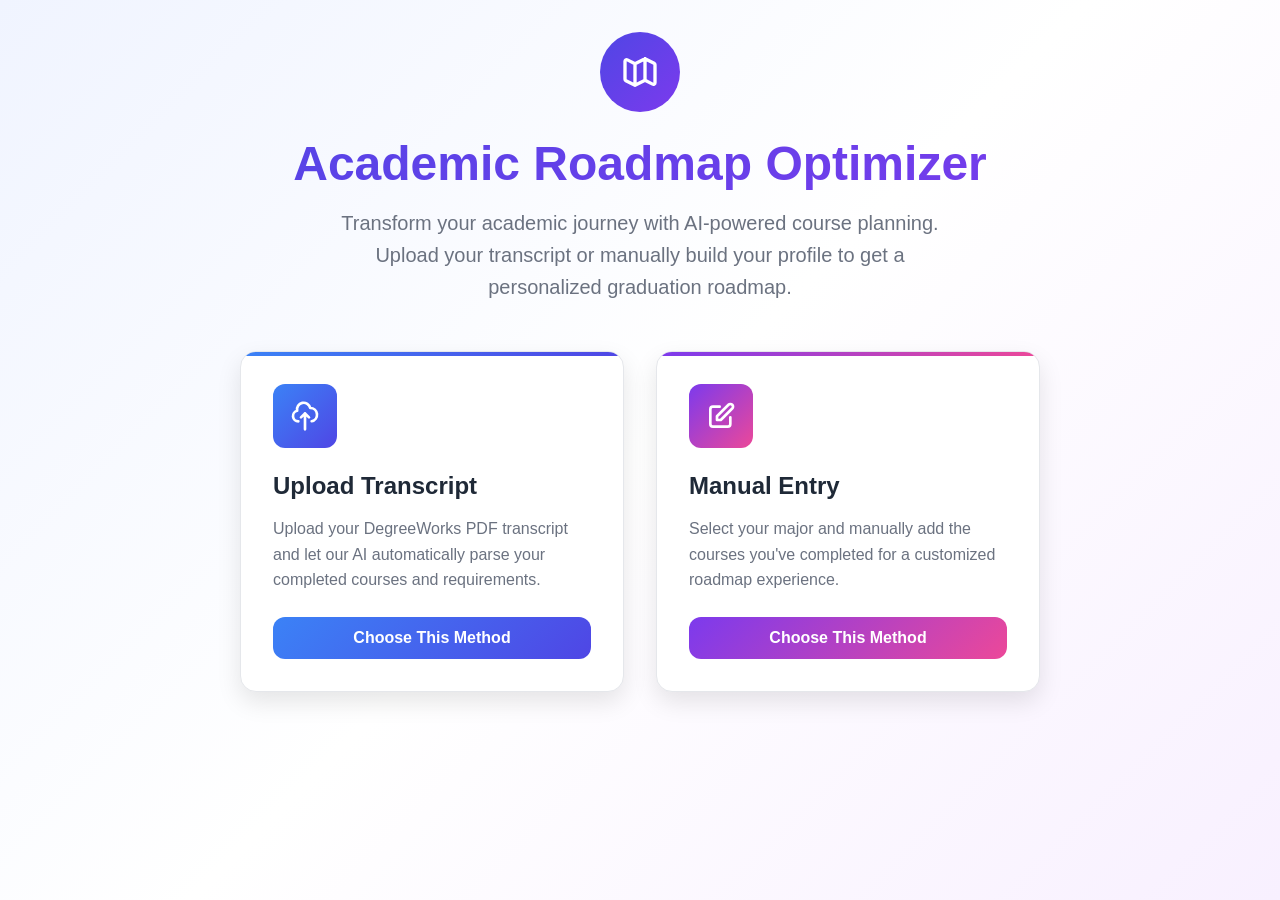
<file: frontend/index.html>
<!DOCTYPE html>
<html lang="en">
<head>
    <meta charset="UTF-8">
    <meta name="viewport" content="width=device-width, initial-scale=1.0">
    <title>Academic Roadmap Optimizer</title>
    <link rel="stylesheet" href="styles.css">
</head>
<body>
    <div class="container">
        
        <!-- Landing Page -->
        <div id="landing-page" class="animate-fade-in">
            <!-- Header -->
            <div class="header">
                <div class="logo animate-pulse">
                    <svg fill="none" stroke="currentColor" viewBox="0 0 24 24">
                        <path stroke-linecap="round" stroke-linejoin="round" stroke-width="2" d="M9 20l-5.447-2.724A1 1 0 013 16.382V5.618a1 1 0 011.447-.894L9 7m0 13l6-3m-6 3V7m6 10l4.553 2.276A1 1 0 0021 18.382V7.618a1 1 0 00-.553-.894L15 4m0 13V4m0 0L9 7"></path>
                    </svg>
                </div>
                <h1 class="main-title">Academic Roadmap Optimizer</h1>
                <p class="subtitle">
                    Transform your academic journey with AI-powered course planning. Upload your transcript or manually build your profile to get a personalized graduation roadmap.
                </p>
            </div>

            <!-- Method Selection Cards -->
            <div class="method-cards">
                <!-- PDF Upload Option -->
                <div class="method-card animate-slide-up">
                    <div class="card-icon blue">
                        <svg fill="none" stroke="currentColor" viewBox="0 0 24 24">
                            <path stroke-linecap="round" stroke-linejoin="round" stroke-width="2" d="M7 16a4 4 0 01-.88-7.903A5 5 0 1115.9 6L16 6a5 5 0 011 9.9M15 13l-3-3m0 0l-3 3m3-3v12"></path>
                        </svg>
                    </div>
                    <h3 class="card-title">Upload Transcript</h3>
                    <p class="card-description">
                        Upload your DegreeWorks PDF transcript and let our AI automatically parse your completed courses and requirements.
                    </p>
                    <button onclick="showPdfUpload()" class="btn btn-primary">
                        Choose This Method
                    </button>
                </div>

                <!-- Manual Entry Option -->
                <div class="method-card purple animate-slide-up" style="animation-delay: 0.2s">
                    <div class="card-icon purple">
                        <svg fill="none" stroke="currentColor" viewBox="0 0 24 24">
                            <path stroke-linecap="round" stroke-linejoin="round" stroke-width="2" d="M11 5H6a2 2 0 00-2 2v11a2 2 0 002 2h11a2 2 0 002-2v-5m-1.414-9.414a2 2 0 112.828 2.828L11.828 15H9v-2.828l8.586-8.586z"></path>
                        </svg>
                    </div>
                    <h3 class="card-title">Manual Entry</h3>
                    <p class="card-description">
                        Select your major and manually add the courses you've completed for a customized roadmap experience.
                    </p>
                    <button onclick="showManualEntry()" class="btn btn-secondary">
                        Choose This Method
                    </button>
                </div>
            </div>
        </div>

        <!-- PDF Upload Section -->
        <div id="pdf-upload-section" class="hidden animate-fade-in">
            <!-- Back Button -->
            <a href="#" onclick="showLanding()" class="back-btn">
                <svg fill="none" stroke="currentColor" viewBox="0 0 24 24">
                    <path stroke-linecap="round" stroke-linejoin="round" stroke-width="2" d="M15 19l-7-7 7-7"></path>
                </svg>
                Back to Options
            </a>

            <!-- Upload Card -->
            <div class="content-card">
                <h2 class="section-title">Upload Your Transcript</h2>
                <p class="section-subtitle">Upload your DegreeWorks PDF transcript for automatic parsing</p>

                <!-- Drag & Drop Area -->
                <div id="drop-zone" class="upload-zone" onclick="document.getElementById('pdf-file').click()">
                    <svg fill="none" stroke="currentColor" viewBox="0 0 24 24">
                        <path stroke-linecap="round" stroke-linejoin="round" stroke-width="2" d="M7 16a4 4 0 01-.88-7.903A5 5 0 1115.9 6L16 6a5 5 0 011 9.9M15 13l-3-3m0 0l-3 3m3-3v12"></path>
                    </svg>
                    <p class="upload-text">Drop your PDF here</p>
                    <p class="upload-subtext">or click to browse</p>
                    <input type="file" id="pdf-file" accept=".pdf" style="display: none;">
                    <button type="button" class="btn btn-primary" style="max-width: 200px; margin: 0 auto;">
                        Choose File
                    </button>
                </div>

                <div id="file-info" class="file-info hidden">
                    <svg fill="none" stroke="currentColor" viewBox="0 0 24 24">
                        <path stroke-linecap="round" stroke-linejoin="round" stroke-width="2" d="M9 12l2 2 4-4m6 2a9 9 0 11-18 0 9 9 0 0118 0z"></path>
                    </svg>
                    <span id="file-name" class="file-name"></span>
                </div>

                <button id="upload-btn" onclick="processPdf()" disabled class="btn btn-disabled" style="margin-top: 1.5rem;">
                    Upload & Process Transcript
                </button>
            </div>
        </div>

        <!-- Manual Entry Section -->
        <div id="manual-entry-section" class="hidden animate-fade-in">
            <!-- Back Button -->
            <a href="#" onclick="showLanding()" class="back-btn">
                <svg fill="none" stroke="currentColor" viewBox="0 0 24 24">
                    <path stroke-linecap="round" stroke-linejoin="round" stroke-width="2" d="M15 19l-7-7 7-7"></path>
                </svg>
                Back to Options
            </a>

            <div class="content-card wide">
                <h2 class="section-title">Build Your Academic Profile</h2>
                <p class="section-subtitle">Select your major and add completed courses</p>

                <!-- Major Selection -->
                <div class="form-group">
                    <label class="form-label">Select Your Major</label>
                    <select id="major-select" class="form-select">
                        <option value="">Choose your major...</option>
                        <optgroup label="College of Computing">
                            <option value="Computer Science">Computer Science</option>
                            <option value="Computational Media">Computational Media</option>
                            <option value="Computer Engineering">Computer Engineering</option>
                        </optgroup>
                        <optgroup label="College of Engineering">
                            <option value="Aerospace Engineering">Aerospace Engineering</option>
                            <option value="Biomedical Engineering">Biomedical Engineering</option>
                            <option value="Chemical and Biomolecular Engineering">Chemical and Biomolecular Engineering</option>
                            <option value="Civil Engineering">Civil Engineering</option>
                            <option value="Electrical Engineering">Electrical Engineering</option>
                            <option value="Environmental Engineering">Environmental Engineering</option>
                            <option value="Industrial Engineering">Industrial Engineering</option>
                            <option value="Materials Science and Engineering">Materials Science and Engineering</option>
                            <option value="Mechanical Engineering">Mechanical Engineering</option>
                            <option value="Nuclear and Radiological Engineering">Nuclear and Radiological Engineering</option>
                        </optgroup>
                        <optgroup label="College of Sciences">
                            <option value="Applied Mathematics">Applied Mathematics</option>
                            <option value="Biology">Biology</option>
                            <option value="Chemistry">Chemistry</option>
                            <option value="Earth and Atmospheric Sciences">Earth and Atmospheric Sciences</option>
                            <option value="Mathematics">Mathematics</option>
                            <option value="Physics">Physics</option>
                            <option value="Psychology">Psychology</option>
                        </optgroup>
                        <optgroup label="Scheller College of Business">
                            <option value="Business Administration">Business Administration</option>
                        </optgroup>
                        <optgroup label="Ivan Allen College of Liberal Arts">
                            <option value="Applied Languages and Intercultural Studies">Applied Languages and Intercultural Studies</option>
                            <option value="Economics">Economics</option>
                            <option value="History, Technology, and Society">History, Technology, and Society</option>
                            <option value="International Affairs">International Affairs</option>
                            <option value="Literature, Media, and Communication">Literature, Media, and Communication</option>
                            <option value="Public Policy">Public Policy</option>
                        </optgroup>
                        <optgroup label="College of Design">
                            <option value="Architecture">Architecture</option>
                            <option value="Industrial Design">Industrial Design</option>
                        </optgroup>
                    </select>
                </div>

                <!-- Course Selection -->
                <div id="course-selection" class="hidden">
                    <label class="form-label">Completed Courses</label>
                    <div class="course-grid">
                        <!-- Course checkboxes will be populated here -->
                    </div>
                    <div class="selected-count">
                        Selected: <span id="selected-count">0</span> courses
                    </div>
                </div>

                <button id="process-manual-btn" onclick="processManualEntry()" disabled class="btn btn-disabled">
                    Generate Roadmap
                </button>
            </div>
        </div>

        <!-- Loading Section -->
        <div id="loading-section" class="hidden">
            <div class="loading-container">
                <div class="loading-spinner">
                    <div class="spinner-ring"></div>
                    <div class="spinner-inner"></div>
                </div>
                <h3 class="loading-title">Optimizing Your Roadmap</h3>
                <p class="loading-text">Analyzing your academic history and generating the perfect graduation path...</p>
            </div>
        </div>

        <!-- Roadmap Results -->
        <div id="roadmap-section" class="hidden animate-fade-in">
            <!-- Header -->
            <div class="roadmap-header">
                <h2 class="roadmap-title">Your Optimized Roadmap</h2>
                <p class="roadmap-subtitle">Here's your personalized path to graduation</p>
                <a href="#" onclick="showLanding()" class="new-roadmap-btn">
                    ← Create New Roadmap
                </a>
            </div>

            <!-- Roadmap Timeline -->
            <div id="roadmap-timeline" class="timeline">
                <!-- Timeline items will be populated here -->
            </div>

            <!-- Summary Card -->
            <div class="summary-card">
                <h3 class="summary-title">Graduation Summary</h3>
                <div class="summary-stats">
                    <div class="stat-item">
                        <div class="stat-number" id="total-terms">-</div>
                        <div class="stat-label">Terms Remaining</div>
                    </div>
                    <div class="stat-item">
                        <div class="stat-number" id="total-credits">-</div>
                        <div class="stat-label">Credits Remaining</div>
                    </div>
                    <div class="stat-item">
                        <div class="stat-number" id="graduation-date">-</div>
                        <div class="stat-label">Expected Graduation</div>
                    </div>
                </div>
            </div>
        </div>
    </div>

    <script src="script.js"></script>
</body>
</html>
</file>
<file: frontend/styles.css>
* {
    margin: 0;
    padding: 0;
    box-sizing: border-box;
}

body {
    font-family: -apple-system, BlinkMacSystemFont, 'Segoe UI', Roboto, Oxygen, Ubuntu, Cantarell, sans-serif;
    background: linear-gradient(135deg, #f0f4ff 0%, #ffffff 50%, #f8f0ff 100%);
    min-height: 100vh;
    color: #333;
}

.container {
    max-width: 1200px;
    margin: 0 auto;
    padding: 2rem 1rem;
}

.hidden {
    display: none !important;
}

/* Animations */
@keyframes fadeIn {
    from { opacity: 0; }
    to { opacity: 1; }
}

@keyframes slideUp {
    from { 
        transform: translateY(20px);
        opacity: 0;
    }
    to { 
        transform: translateY(0);
        opacity: 1;
    }
}

@keyframes pulse {
    0%, 100% { opacity: 1; }
    50% { opacity: 0.5; }
}

@keyframes spin {
    from { transform: rotate(0deg); }
    to { transform: rotate(360deg); }
}

.animate-fade-in {
    animation: fadeIn 0.5s ease-in-out;
}

.animate-slide-up {
    animation: slideUp 0.6s ease-out;
}

.animate-pulse {
    animation: pulse 3s infinite;
}

.animate-spin {
    animation: spin 1s linear infinite;
}

/* Header */
.header {
    text-align: center;
    margin-bottom: 3rem;
}

.logo {
    width: 80px;
    height: 80px;
    background: linear-gradient(135deg, #4f46e5, #7c3aed);
    border-radius: 50%;
    display: inline-flex;
    align-items: center;
    justify-content: center;
    margin-bottom: 1.5rem;
}

.logo svg {
    width: 40px;
    height: 40px;
    color: white;
}

.main-title {
    font-size: 3rem;
    font-weight: bold;
    background: linear-gradient(135deg, #4f46e5, #7c3aed);
    -webkit-background-clip: text;
    -webkit-text-fill-color: transparent;
    background-clip: text;
    margin-bottom: 1rem;
}

.subtitle {
    font-size: 1.25rem;
    color: #6b7280;
    max-width: 600px;
    margin: 0 auto;
    line-height: 1.6;
}

/* Method Cards */
.method-cards {
    display: grid;
    grid-template-columns: repeat(auto-fit, minmax(350px, 1fr));
    gap: 2rem;
    max-width: 800px;
    margin: 0 auto;
}

.method-card {
    background: white;
    border-radius: 1rem;
    box-shadow: 0 10px 25px rgba(0, 0, 0, 0.1);
    padding: 2rem;
    border: 1px solid #e5e7eb;
    transition: all 0.3s ease;
    overflow: hidden;
    position: relative;
}

.method-card:hover {
    transform: translateY(-8px);
    box-shadow: 0 20px 40px rgba(0, 0, 0, 0.15);
}

.method-card::before {
    content: '';
    position: absolute;
    top: 0;
    left: 0;
    right: 0;
    height: 4px;
    background: linear-gradient(90deg, #3b82f6, #4f46e5);
}

.method-card.purple::before {
    background: linear-gradient(90deg, #7c3aed, #ec4899);
}

.card-icon {
    width: 64px;
    height: 64px;
    border-radius: 12px;
    display: flex;
    align-items: center;
    justify-content: center;
    margin-bottom: 1.5rem;
    transition: transform 0.3s ease;
}

.method-card:hover .card-icon {
    transform: scale(1.1);
}

.card-icon.blue {
    background: linear-gradient(135deg, #3b82f6, #4f46e5);
}

.card-icon.purple {
    background: linear-gradient(135deg, #7c3aed, #ec4899);
}

.card-icon svg {
    width: 32px;
    height: 32px;
    color: white;
}

.card-title {
    font-size: 1.5rem;
    font-weight: bold;
    color: #1f2937;
    margin-bottom: 1rem;
}

.card-description {
    color: #6b7280;
    margin-bottom: 1.5rem;
    line-height: 1.6;
}

.btn {
    display: inline-block;
    width: 100%;
    padding: 0.75rem 1.5rem;
    border: none;
    border-radius: 12px;
    font-weight: 600;
    text-align: center;
    cursor: pointer;
    transition: all 0.3s ease;
    font-size: 1rem;
    text-decoration: none;
}

.btn-primary {
    background: linear-gradient(135deg, #3b82f6, #4f46e5);
    color: white;
}

.btn-primary:hover {
    background: linear-gradient(135deg, #2563eb, #4338ca);
    transform: scale(1.02);
}

.btn-secondary {
    background: linear-gradient(135deg, #7c3aed, #ec4899);
    color: white;
}

.btn-secondary:hover {
    background: linear-gradient(135deg, #6d28d9, #db2777);
    transform: scale(1.02);
}

.btn-disabled {
    background: #d1d5db;
    color: #9ca3af;
    cursor: not-allowed;
}

/* Back Button */
.back-btn {
    display: flex;
    align-items: center;
    color: #4f46e5;
    text-decoration: none;
    margin-bottom: 2rem;
    font-weight: 500;
    transition: color 0.3s ease;
}

.back-btn:hover {
    color: #3730a3;
}

.back-btn svg {
    width: 20px;
    height: 20px;
    margin-right: 0.5rem;
}

/* Content Cards */
.content-card {
    background: white;
    border-radius: 1rem;
    box-shadow: 0 10px 25px rgba(0, 0, 0, 0.1);
    padding: 2rem;
    border: 1px solid #e5e7eb;
    max-width: 600px;
    margin: 0 auto;
}

.content-card.wide {
    max-width: 800px;
}

.section-title {
    font-size: 2rem;
    font-weight: bold;
    color: #1f2937;
    margin-bottom: 1rem;
    text-align: center;
}

.section-subtitle {
    color: #6b7280;
    text-align: center;
    margin-bottom: 2rem;
}

/* Upload Zone */
.upload-zone {
    border: 3px dashed #a5b4fc;
    border-radius: 12px;
    padding: 3rem;
    text-align: center;
    background: #f8faff;
    cursor: pointer;
    transition: all 0.3s ease;
}

.upload-zone:hover {
    border-color: #6366f1;
    background: #f0f4ff;
}

.upload-zone svg {
    width: 64px;
    height: 64px;
    color: #a5b4fc;
    margin: 0 auto 1rem;
}

.upload-text {
    font-size: 1.25rem;
    font-weight: 600;
    color: #374151;
    margin-bottom: 0.5rem;
}

.upload-subtext {
    color: #6b7280;
    margin-bottom: 1rem;
}

/* File Info */
.file-info {
    margin-top: 1.5rem;
    padding: 1rem;
    background: #ecfdf5;
    border: 1px solid #a7f3d0;
    border-radius: 8px;
    display: flex;
    align-items: center;
}

.file-info svg {
    width: 20px;
    height: 20px;
    color: #059669;
    margin-right: 0.5rem;
}

.file-name {
    color: #047857;
    font-weight: 500;
}

/* Form Elements */
.form-group {
    margin-bottom: 2rem;
}

.form-label {
    display: block;
    font-size: 1.125rem;
    font-weight: 600;
    color: #374151;
    margin-bottom: 0.75rem;
}

.form-select {
    width: 100%;
    padding: 1rem;
    border: 1px solid #d1d5db;
    border-radius: 12px;
    font-size: 1rem;
    background: white;
    transition: border-color 0.3s ease;
}

.form-select:focus {
    outline: none;
    border-color: #4f46e5;
    box-shadow: 0 0 0 3px rgba(79, 70, 229, 0.1);
}

/* Course Selection */
.course-grid {
    display: grid;
    grid-template-columns: repeat(auto-fit, minmax(300px, 1fr));
    gap: 1rem;
    max-height: 300px;
    overflow-y: auto;
    padding: 1rem;
    border: 1px solid #e5e7eb;
    border-radius: 12px;
    margin-bottom: 1rem;
}

.course-item {
    display: flex;
    align-items: center;
    padding: 0.75rem;
    border-radius: 8px;
    transition: background-color 0.3s ease;
}

.course-item:hover {
    background: #f9fafb;
}

.course-checkbox {
    margin-right: 0.75rem;
    accent-color: #4f46e5;
}

.course-label {
    color: #374151;
    cursor: pointer;
    flex: 1;
}

.selected-count {
    font-size: 0.875rem;
    color: #6b7280;
    margin-bottom: 1.5rem;
}

/* Loading */
.loading-container {
    text-align: center;
    max-width: 400px;
    margin: 0 auto;
}

.loading-spinner {
    position: relative;
    width: 96px;
    height: 96px;
    margin: 0 auto 2rem;
}

.spinner-ring {
    width: 96px;
    height: 96px;
    border: 8px solid #e5e7eb;
    border-top: 8px solid #4f46e5;
    border-radius: 50%;
    animation: spin 1s linear infinite;
}

.spinner-inner {
    position: absolute;
    top: 50%;
    left: 50%;
    transform: translate(-50%, -50%);
    width: 48px;
    height: 48px;
    background: #4f46e5;
    border-radius: 50%;
    animation: pulse 2s infinite;
}

.loading-title {
    font-size: 1.5rem;
    font-weight: bold;
    color: #1f2937;
    margin-bottom: 1rem;
}

.loading-text {
    color: #6b7280;
}

/* Roadmap */
.roadmap-header {
    text-align: center;
    margin-bottom: 2rem;
}

.roadmap-title {
    font-size: 2.5rem;
    font-weight: bold;
    color: #1f2937;
    margin-bottom: 1rem;
}

.roadmap-subtitle {
    font-size: 1.25rem;
    color: #6b7280;
    margin-bottom: 1rem;
}

.new-roadmap-btn {
    color: #4f46e5;
    text-decoration: none;
    font-weight: 500;
    transition: color 0.3s ease;
}

.new-roadmap-btn:hover {
    color: #3730a3;
}

/* Timeline */
.timeline {
    max-width: 1000px;
    margin: 0 auto 3rem;
}

.timeline-item {
    background: white;
    border-radius: 1rem;
    box-shadow: 0 4px 15px rgba(0, 0, 0, 0.1);
    padding: 1.5rem;
    border: 1px solid #e5e7eb;
    margin-bottom: 2rem;
}

.timeline-header {
    display: flex;
    align-items: center;
    margin-bottom: 1.5rem;
}

.timeline-number {
    width: 48px;
    height: 48px;
    background: linear-gradient(135deg, #4f46e5, #7c3aed);
    border-radius: 50%;
    display: flex;
    align-items: center;
    justify-content: center;
    color: white;
    font-weight: bold;
    font-size: 1.125rem;
    margin-right: 1rem;
}

.timeline-info h3 {
    font-size: 1.25rem;
    font-weight: bold;
    color: #1f2937;
    margin-bottom: 0.25rem;
}

.timeline-info p {
    color: #6b7280;
}

.course-grid-timeline {
    display: grid;
    grid-template-columns: repeat(auto-fit, minmax(250px, 1fr));
    gap: 0.75rem;
}

.course-card {
    background: #f9fafb;
    border: 1px solid #e5e7eb;
    border-radius: 8px;
    padding: 0.75rem;
}

.course-code {
    font-weight: 500;
    color: #1f2937;
    margin-bottom: 0.25rem;
}

.course-name {
    font-size: 0.875rem;
    color: #6b7280;
    margin-bottom: 0.25rem;
}

.course-credits {
    font-size: 0.75rem;
    color: #4f46e5;
    font-weight: 500;
}

.course-gpa {
    font-size: 0.75rem;
    color: #059669;
    font-weight: 500;
    margin-top: 0.25rem;
}

/* Summary */
.summary-card {
    background: linear-gradient(135deg, #ecfdf5, #d1fae5);
    border: 1px solid #a7f3d0;
    border-radius: 1rem;
    padding: 2rem;
    text-align: center;
}

.summary-title {
    font-size: 1.5rem;
    font-weight: bold;
    color: #047857;
    margin-bottom: 1.5rem;
}

.summary-stats {
    display: grid;
    grid-template-columns: repeat(auto-fit, minmax(150px, 1fr));
    gap: 1.5rem;
}

.stat-item {
    text-align: center;
}

.stat-number {
    font-size: 2rem;
    font-weight: bold;
    color: #059669;
    margin-bottom: 0.5rem;
}

.stat-label {
    color: #047857;
    font-weight: 500;
}

/* Responsive */
@media (max-width: 768px) {
    .container {
        padding: 1rem;
    }

    .main-title {
        font-size: 2rem;
    }

    .method-cards {
        grid-template-columns: 1fr;
        gap: 1rem;
    }

    .content-card {
        padding: 1.5rem;
    }

    .upload-zone {
        padding: 2rem 1rem;
    }

    .course-grid {
        grid-template-columns: 1fr;
    }

    .timeline-header {
        flex-direction: column;
        text-align: center;
        gap: 1rem;
    }

    .timeline-number {
        margin-right: 0;
    }
}
</file>
